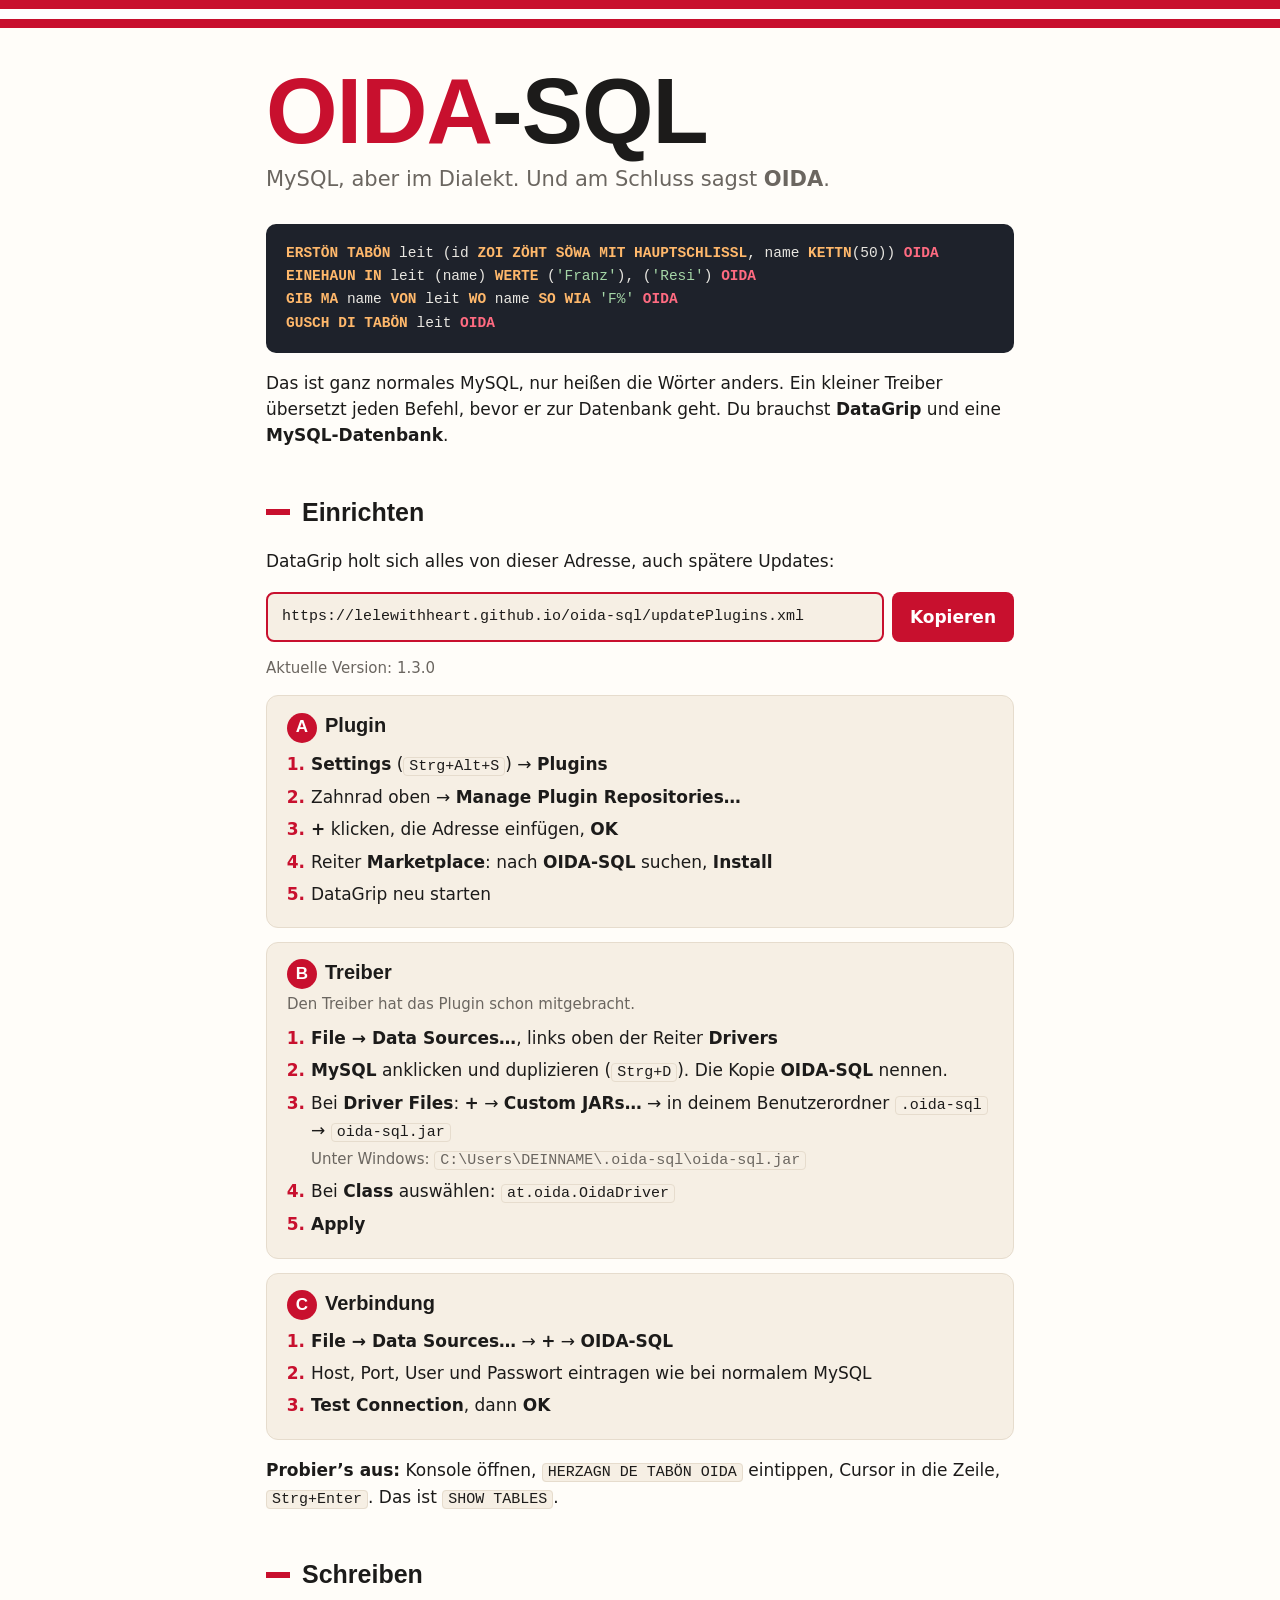
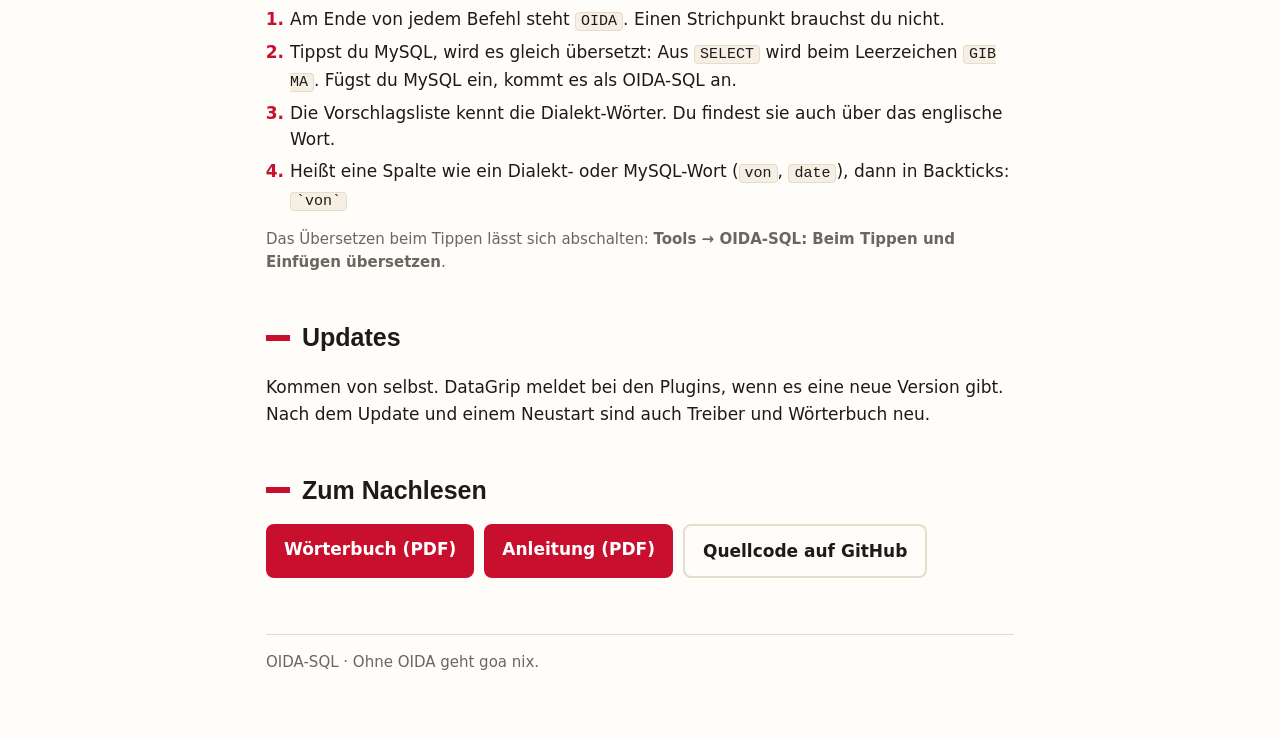
<file: docs/index.html>
<!doctype html>
<html lang="de">
<head>
<meta charset="utf-8">
<meta name="viewport" content="width=device-width, initial-scale=1">
<title>OIDA-SQL</title>
<style>
  :root { --rot: #c8102e; --tinte: #1c1b1a; --grau: #6b6660; --papier: #fffdf9; --creme: #f6efe4; --linie: #e6dccd; --code: #1e222b; }
  @media (prefers-color-scheme: dark) {
    :root { --tinte: #f1ede6; --grau: #a8a199; --papier: #17161a; --creme: #24222a; --linie: #37343f; --code: #0f0e12; }
  }
  * { box-sizing: border-box; }
  body { margin: 0; background: var(--papier); color: var(--tinte); font: 17px/1.55 "Segoe UI", system-ui, -apple-system, Arial, sans-serif; }
  .fahne { height: 28px; background: linear-gradient(to bottom, var(--rot) 0 33.3%, #fff 33.3% 66.6%, var(--rot) 66.6% 100%); }
  main { max-width: 780px; margin: 0 auto; padding: 0 16px 64px; }
  h1 { font-family: Bahnschrift, "Segoe UI Semibold", "Arial Narrow", sans-serif; font-size: clamp(54px, 13vw, 92px); line-height: .95; margin: 40px 0 8px; letter-spacing: -1px; }
  h1 span { color: var(--rot); }
  .unter { font-size: 21px; color: var(--grau); margin: 0 0 28px; }
  h2 { font-family: Bahnschrift, "Segoe UI Semibold", sans-serif; font-size: 25px; margin: 44px 0 12px; display: flex; align-items: center; gap: 12px; }
  h2::before { content: ""; width: 24px; height: 6px; background: var(--rot); flex: none; }
  pre, code, .adresse input { font-family: "Cascadia Mono", "Cascadia Code", Consolas, "Courier New", monospace; }
  pre { background: var(--code); color: #e8e6e1; border-radius: 10px; padding: 18px 20px; font-size: 14.5px; line-height: 1.6; overflow-x: auto; margin: 0; }
  pre .w { color: #ffb86b; font-weight: 600; } pre .o { color: #ff6b81; font-weight: 700; } pre .t { color: #a5d6a7; }
  code { background: var(--creme); border: 1px solid var(--linie); border-radius: 4px; padding: 0 5px; font-size: 15px; }
  .adresse { display: flex; gap: 8px; margin: 12px 0 6px; }
  .adresse input { flex: 1; min-width: 0; font-size: 15px; padding: 12px 14px; border-radius: 8px; border: 2px solid var(--rot); background: var(--creme); color: var(--tinte); }
  .adresse button, .knopf { font: inherit; font-weight: 600; cursor: pointer; border: 0; border-radius: 8px; padding: 12px 18px; background: var(--rot); color: #fff; text-decoration: none; display: inline-block; }
  .adresse button:hover, .knopf:hover { filter: brightness(1.1); }
  .adresse button:focus-visible, .knopf:focus-visible, .adresse input:focus-visible { outline: 3px solid var(--tinte); outline-offset: 2px; }
  .klein { color: var(--grau); font-size: 15px; }
  ol { padding-left: 24px; margin: 8px 0; } ol li { margin: 6px 0; } ol li::marker { color: var(--rot); font-weight: 700; }
  .schritt { background: var(--creme); border: 1px solid var(--linie); border-radius: 12px; padding: 14px 20px 12px; margin: 14px 0; }
  .schritt h3 { margin: 0 0 4px; font-family: Bahnschrift, "Segoe UI Semibold", sans-serif; font-size: 20px; }
  .schritt h3 b { display: inline-flex; width: 30px; height: 30px; border-radius: 50%; background: var(--rot); color: #fff; align-items: center; justify-content: center; margin-right: 8px; font-size: 17px; }
  .knoepfe { display: flex; flex-wrap: wrap; gap: 10px; margin: 14px 0; }
  .knopf.hell { background: transparent; color: var(--tinte); border: 2px solid var(--linie); }
  footer { margin-top: 56px; padding-top: 16px; border-top: 1px solid var(--linie); color: var(--grau); font-size: 15px; }
  a { color: var(--rot); }
</style>
</head>
<body>
<div class="fahne"></div>
<main>
  <h1><span>OIDA</span>-SQL</h1>
  <p class="unter">MySQL, aber im Dialekt. Und am Schluss sagst <b>OIDA</b>.</p>

<pre><span class="w">ERSTÖN TABÖN</span> leit (id <span class="w">ZOI ZÖHT SÖWA MIT HAUPTSCHLISSL</span>, name <span class="w">KETTN</span>(50)) <span class="o">OIDA</span>
<span class="w">EINEHAUN IN</span> leit (name) <span class="w">WERTE</span> (<span class="t">'Franz'</span>), (<span class="t">'Resi'</span>) <span class="o">OIDA</span>
<span class="w">GIB MA</span> name <span class="w">VON</span> leit <span class="w">WO</span> name <span class="w">SO WIA</span> <span class="t">'F%'</span> <span class="o">OIDA</span>
<span class="w">GUSCH DI TABÖN</span> leit <span class="o">OIDA</span></pre>

  <p>Das ist ganz normales MySQL, nur heißen die Wörter anders. Ein kleiner Treiber übersetzt jeden Befehl,
     bevor er zur Datenbank geht. Du brauchst <b>DataGrip</b> und eine <b>MySQL-Datenbank</b>.</p>

  <h2>Einrichten</h2>
  <p>DataGrip holt sich alles von dieser Adresse, auch spätere Updates:</p>
  <div class="adresse">
    <input id="adresse" type="text" readonly aria-label="Update-Adresse für DataGrip"
           value="https://lelewithheart.github.io/oida-sql/updatePlugins.xml">
    <button type="button" id="kopieren">Kopieren</button>
  </div>
  <p class="klein" id="version">Aktuelle Version wird geladen …</p>

  <div class="schritt">
    <h3><b>A</b>Plugin</h3>
    <ol>
      <li><b>Settings</b> (<code>Strg+Alt+S</code>) → <b>Plugins</b></li>
      <li>Zahnrad oben → <b>Manage Plugin Repositories…</b></li>
      <li><b>+</b> klicken, die Adresse einfügen, <b>OK</b></li>
      <li>Reiter <b>Marketplace</b>: nach <b>OIDA-SQL</b> suchen, <b>Install</b></li>
      <li>DataGrip neu starten</li>
    </ol>
  </div>

  <div class="schritt">
    <h3><b>B</b>Treiber</h3>
    <p class="klein" style="margin: 0;">Den Treiber hat das Plugin schon mitgebracht.</p>
    <ol>
      <li><b>File → Data Sources…</b>, links oben der Reiter <b>Drivers</b></li>
      <li><b>MySQL</b> anklicken und duplizieren (<code>Strg+D</code>). Die Kopie <b>OIDA-SQL</b> nennen.</li>
      <li>Bei <b>Driver Files</b>: <b>+</b> → <b>Custom JARs…</b> → in deinem Benutzerordner <code>.oida-sql</code> → <code>oida-sql.jar</code><br>
          <span class="klein">Unter Windows: <code>C:\Users\DEINNAME\.oida-sql\oida-sql.jar</code></span></li>
      <li>Bei <b>Class</b> auswählen: <code>at.oida.OidaDriver</code></li>
      <li><b>Apply</b></li>
    </ol>
  </div>

  <div class="schritt">
    <h3><b>C</b>Verbindung</h3>
    <ol>
      <li><b>File → Data Sources…</b> → <b>+</b> → <b>OIDA-SQL</b></li>
      <li>Host, Port, User und Passwort eintragen wie bei normalem MySQL</li>
      <li><b>Test Connection</b>, dann <b>OK</b></li>
    </ol>
  </div>

  <p><b>Probier’s aus:</b> Konsole öffnen, <code>HERZAGN DE TABÖN OIDA</code> eintippen, Cursor in die Zeile,
     <code>Strg+Enter</code>. Das ist <code>SHOW TABLES</code>.</p>

  <h2>Schreiben</h2>
  <ol>
    <li>Am Ende von jedem Befehl steht <code>OIDA</code>. Einen Strichpunkt brauchst du nicht.</li>
    <li>Tippst du MySQL, wird es gleich übersetzt: Aus <code>SELECT</code> wird beim Leerzeichen <code>GIB MA</code>.
        Fügst du MySQL ein, kommt es als OIDA-SQL an.</li>
    <li>Die Vorschlagsliste kennt die Dialekt-Wörter. Du findest sie auch über das englische Wort.</li>
    <li>Heißt eine Spalte wie ein Dialekt- oder MySQL-Wort (<code>von</code>, <code>date</code>), dann in Backticks: <code>`von`</code></li>
  </ol>
  <p class="klein">Das Übersetzen beim Tippen lässt sich abschalten: <b>Tools → OIDA-SQL: Beim Tippen und Einfügen übersetzen</b>.</p>

  <h2>Updates</h2>
  <p>Kommen von selbst. DataGrip meldet bei den Plugins, wenn es eine neue Version gibt.
     Nach dem Update und einem Neustart sind auch Treiber und Wörterbuch neu.</p>

  <h2>Zum Nachlesen</h2>
  <div class="knoepfe">
    <a class="knopf" href="Woerterbuch.pdf">Wörterbuch (PDF)</a>
    <a class="knopf" href="Anleitung.pdf">Anleitung (PDF)</a>
    <a class="knopf hell" href="https://github.com/lelewithheart/oida-sql">Quellcode auf GitHub</a>
  </div>

  <footer>OIDA-SQL · Ohne OIDA geht goa nix.</footer>
</main>
<script>
  document.getElementById('kopieren').addEventListener('click', function () {
    var feld = document.getElementById('adresse');
    var knopf = this;
    function fertig() { knopf.textContent = 'Kopiert'; setTimeout(function () { knopf.textContent = 'Kopieren'; }, 1800); }
    if (navigator.clipboard) { navigator.clipboard.writeText(feld.value).then(fertig, function () { feld.select(); }); }
    else { feld.select(); document.execCommand('copy'); fertig(); }
  });
  fetch('version.txt', { cache: 'no-store' }).then(function (a) { return a.ok ? a.text() : ''; }).then(function (v) {
    document.getElementById('version').textContent = v.trim() ? 'Aktuelle Version: ' + v.trim() : '';
  }).catch(function () { document.getElementById('version').textContent = ''; });
</script>
</body>
</html>
</file>
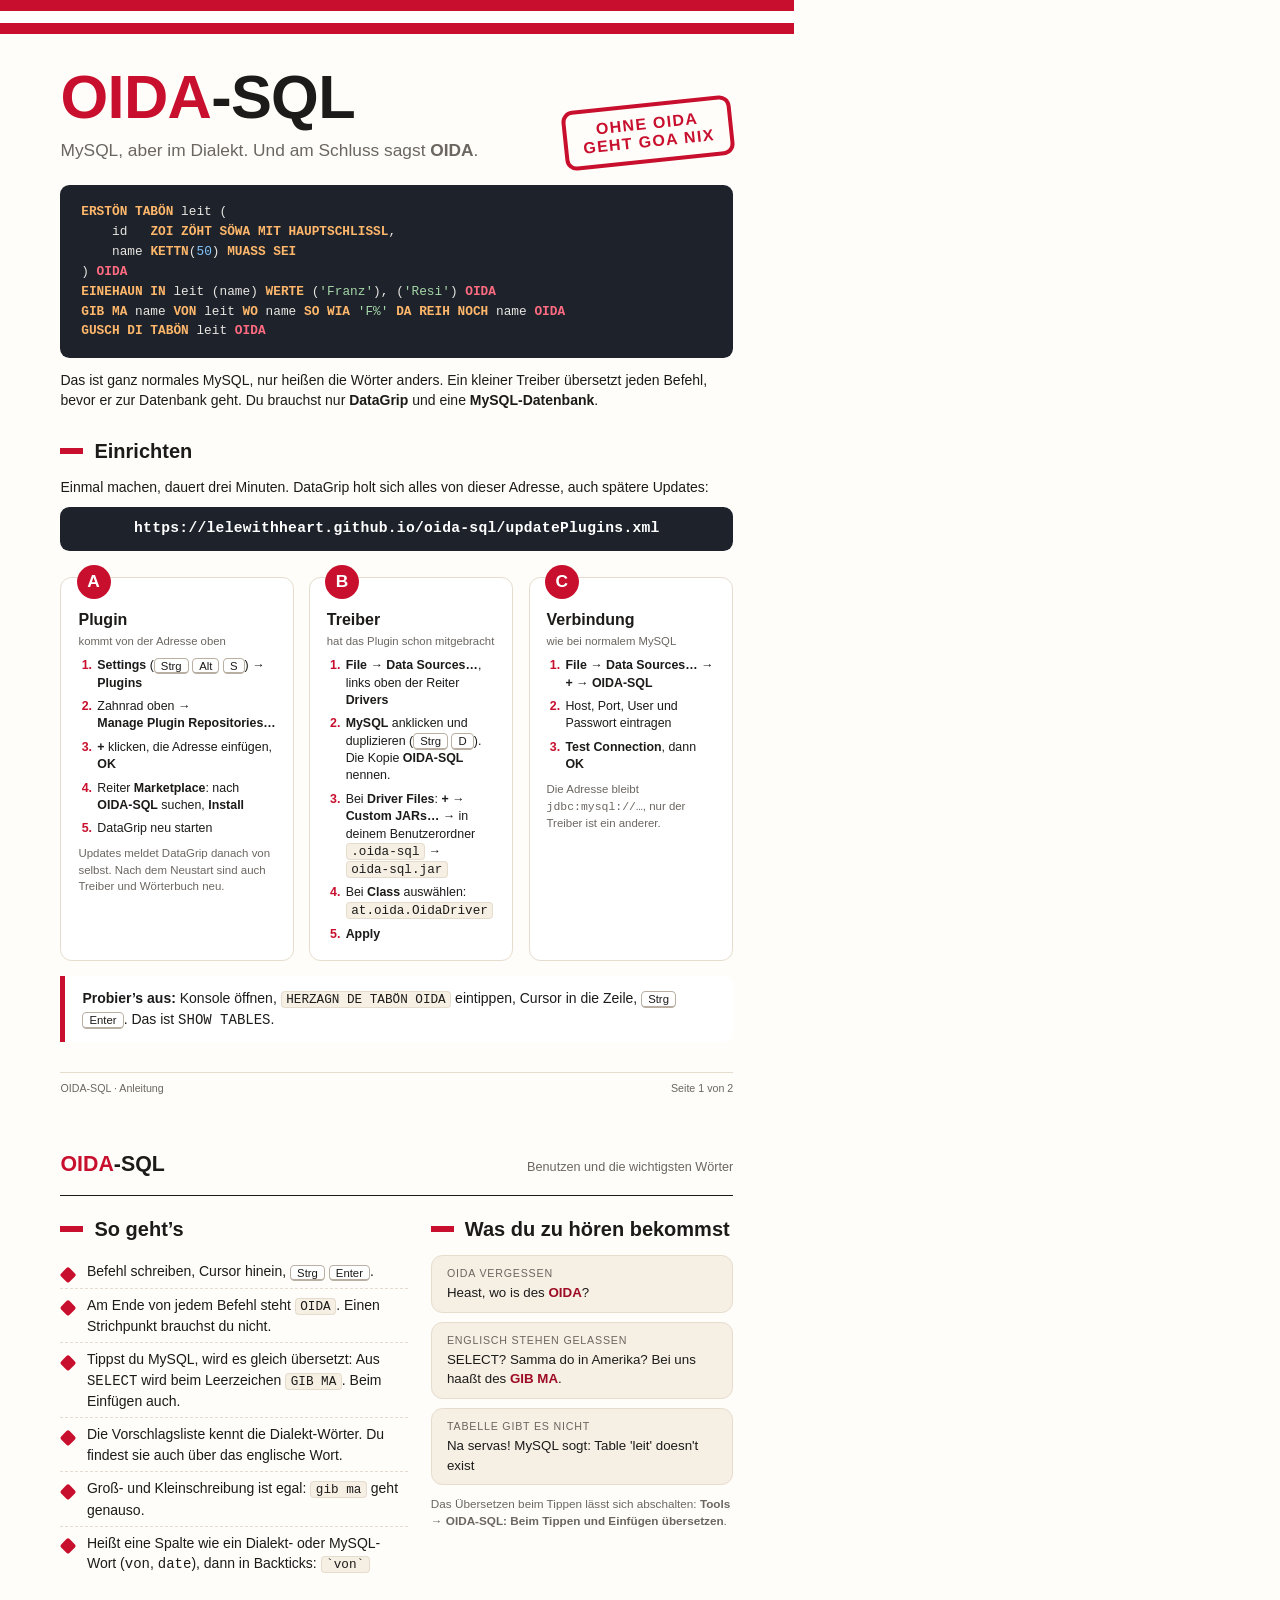
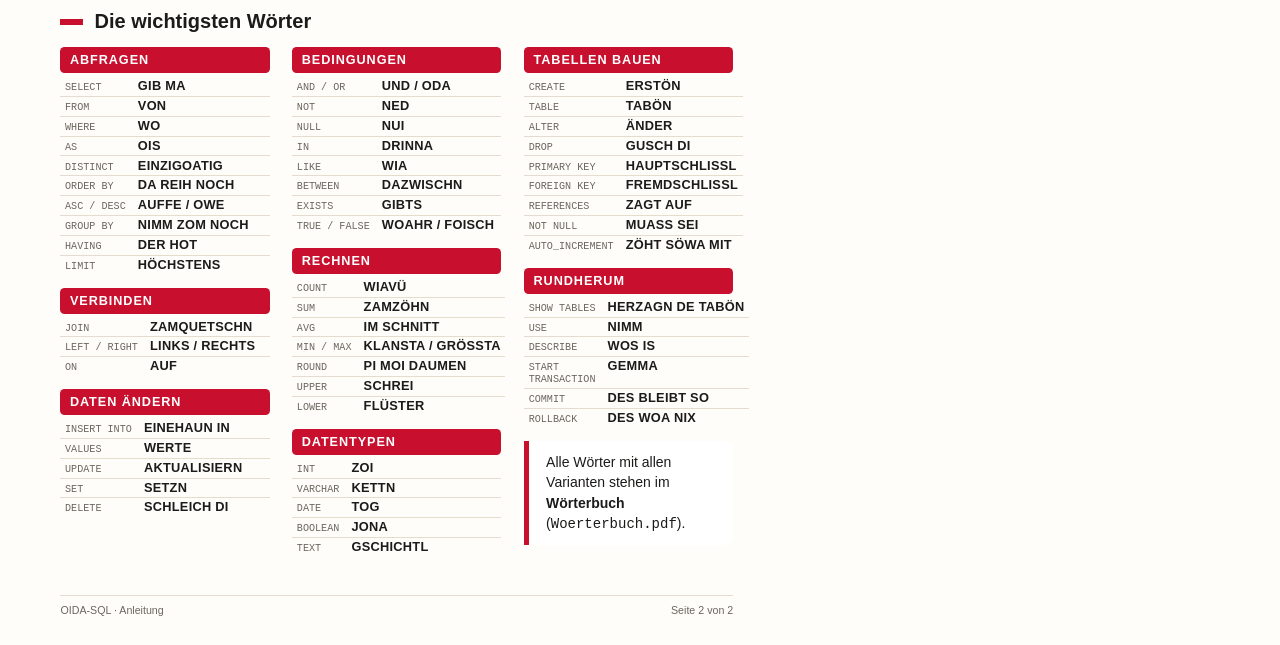
<file: doku/anleitung.html>
<!doctype html>
<html lang="de">
<head>
<meta charset="utf-8">
<title>OIDA-SQL – Anleitung</title>
<link rel="stylesheet" href="stil.css">
</head>
<body>

<!-- ===================================================== Seite 1 -->
<div class="seite">
  <div class="fahne"></div>

  <div class="kopf">
    <div>
      <h1><span>OIDA</span>-SQL</h1>
      <div class="unter">MySQL, aber im Dialekt. Und am Schluss sagst <b>OIDA</b>.</div>
    </div>
    <div class="stempel">Ohne OIDA<br>geht goa nix</div>
  </div>

<pre class="sql"><span class="w">ERSTÖN TABÖN</span> leit (
    id   <span class="w">ZOI ZÖHT SÖWA MIT HAUPTSCHLISSL</span>,
    name <span class="w">KETTN</span>(<span class="z">50</span>) <span class="w">MUASS SEI</span>
) <span class="o">OIDA</span>
<span class="w">EINEHAUN IN</span> leit (name) <span class="w">WERTE</span> (<span class="t">'Franz'</span>), (<span class="t">'Resi'</span>) <span class="o">OIDA</span>
<span class="w">GIB MA</span> name <span class="w">VON</span> leit <span class="w">WO</span> name <span class="w">SO WIA</span> <span class="t">'F%'</span> <span class="w">DA REIH NOCH</span> name <span class="o">OIDA</span>
<span class="w">GUSCH DI TABÖN</span> leit <span class="o">OIDA</span></pre>

  <p>Das ist ganz normales MySQL, nur heißen die Wörter anders. Ein kleiner Treiber übersetzt jeden Befehl,
     bevor er zur Datenbank geht. Du brauchst nur <b>DataGrip</b> und eine <b>MySQL-Datenbank</b>.</p>

  <h2>Einrichten</h2>
  <p>Einmal machen, dauert drei Minuten. DataGrip holt sich alles von dieser Adresse, auch spätere Updates:</p>
  <div class="adresse">https://lelewithheart.github.io/oida-sql/updatePlugins.xml</div>

  <div class="karten" style="margin-top: 7mm;">
    <div class="karte">
      <div class="buchstabe">A</div>
      <h3>Plugin</h3>
      <div class="datei">kommt von der Adresse oben</div>
      <ol>
        <li><span class="weg">Settings</span> (<kbd>Strg</kbd> <kbd>Alt</kbd> <kbd>S</kbd>) → <span class="weg">Plugins</span></li>
        <li>Zahnrad oben → <span class="weg">Manage Plugin Repositories…</span></li>
        <li><b>+</b> klicken, die Adresse einfügen, <span class="weg">OK</span></li>
        <li>Reiter <span class="weg">Marketplace</span>: nach <b>OIDA-SQL</b> suchen, <span class="weg">Install</span></li>
        <li>DataGrip neu starten</li>
      </ol>
      <p style="font-size: 8.6pt; color: var(--grau); margin: 2mm 0 0 0;">Updates meldet DataGrip danach von selbst.
         Nach dem Neustart sind auch Treiber und Wörterbuch neu.</p>
    </div>

    <div class="karte">
      <div class="buchstabe">B</div>
      <h3>Treiber</h3>
      <div class="datei">hat das Plugin schon mitgebracht</div>
      <ol>
        <li><span class="weg">File → Data Sources…</span>, links oben der Reiter <span class="weg">Drivers</span></li>
        <li><b>MySQL</b> anklicken und duplizieren (<kbd>Strg</kbd> <kbd>D</kbd>). Die Kopie <b>OIDA-SQL</b> nennen.</li>
        <li>Bei <span class="weg">Driver Files</span>: <b>+</b> → <span class="weg">Custom JARs…</span> → in deinem Benutzerordner
            <code>.oida-sql</code> → <code>oida-sql.jar</code></li>
        <li>Bei <span class="weg">Class</span> auswählen:<br><code>at.oida.OidaDriver</code></li>
        <li><span class="weg">Apply</span></li>
      </ol>
    </div>

    <div class="karte">
      <div class="buchstabe">C</div>
      <h3>Verbindung</h3>
      <div class="datei">wie bei normalem MySQL</div>
      <ol>
        <li><span class="weg">File → Data Sources…</span> → <b>+</b> → <b>OIDA-SQL</b></li>
        <li>Host, Port, User und Passwort eintragen</li>
        <li><span class="weg">Test Connection</span>, dann <span class="weg">OK</span></li>
      </ol>
      <p style="font-size: 8.6pt; color: var(--grau); margin: 2mm 0 0 0;">Die Adresse bleibt <span class="mono">jdbc:mysql://…</span>,
         nur der Treiber ist ein anderer.</p>
    </div>
  </div>

  <div class="hinweis">
    <b>Probier’s aus:</b> Konsole öffnen, <code>HERZAGN DE TABÖN OIDA</code> eintippen, Cursor in die Zeile,
    <kbd>Strg</kbd> <kbd>Enter</kbd>. Das ist <span class="mono">SHOW TABLES</span>.
  </div>

  <div class="fuss"><span>OIDA-SQL · Anleitung</span><span>Seite 1 von 2</span></div>
</div>

<!-- ===================================================== Seite 2 -->
<div class="seite">
  <div class="kopf-klein">
    <div class="titel"><span>OIDA</span>-SQL</div>
    <div class="rechts">Benutzen und die wichtigsten Wörter</div>
  </div>

  <div class="zwei">
    <div>
      <h2 style="margin-top: 0;">So geht’s</h2>
      <ul class="regeln">
        <li>Befehl schreiben, Cursor hinein, <kbd>Strg</kbd> <kbd>Enter</kbd>.</li>
        <li>Am Ende von jedem Befehl steht <code>OIDA</code>. Einen Strichpunkt brauchst du nicht.</li>
        <li>Tippst du MySQL, wird es gleich übersetzt: Aus <span class="mono">SELECT</span> wird beim Leerzeichen <code>GIB MA</code>. Beim Einfügen auch.</li>
        <li>Die Vorschlagsliste kennt die Dialekt-Wörter. Du findest sie auch über das englische Wort.</li>
        <li>Groß- und Kleinschreibung ist egal: <code>gib ma</code> geht genauso.</li>
        <li>Heißt eine Spalte wie ein Dialekt- oder MySQL-Wort (<span class="mono">von</span>, <span class="mono">date</span>), dann in Backticks: <code>`von`</code></li>
      </ul>
    </div>
    <div>
      <h2 style="margin-top: 0;">Was du zu hören bekommst</h2>
      <div class="blasen">
        <div class="blase"><span class="wann">OIDA vergessen</span>Heast, wo is des <b>OIDA</b>?</div>
        <div class="blase"><span class="wann">Englisch stehen gelassen</span>SELECT? Samma do in Amerika? Bei uns haaßt des <b>GIB MA</b>.</div>
        <div class="blase"><span class="wann">Tabelle gibt es nicht</span>Na servas! MySQL sogt: Table 'leit' doesn't exist</div>
      </div>
      <p style="font-size: 8.8pt; color: var(--grau); margin-top: 2.5mm;">Das Übersetzen beim Tippen lässt sich abschalten:
         <b>Tools → OIDA-SQL: Beim Tippen und Einfügen übersetzen</b>.</p>
    </div>
  </div>

  <h2>Die wichtigsten Wörter</h2>
  <div class="reihe3 spick">
<div>
    <div class="gruppe">
      <h3>Abfragen</h3>
      <table class="woerter">
        <tr><td class="en">SELECT</td><td class="oida">GIB MA</td></tr>
        <tr><td class="en">FROM</td><td class="oida">VON</td></tr>
        <tr><td class="en">WHERE</td><td class="oida">WO</td></tr>
        <tr><td class="en">AS</td><td class="oida">OIS</td></tr>
        <tr><td class="en">DISTINCT</td><td class="oida">EINZIGOATIG</td></tr>
        <tr><td class="en">ORDER BY</td><td class="oida">DA REIH NOCH</td></tr>
        <tr><td class="en">ASC / DESC</td><td class="oida">AUFFE / OWE</td></tr>
        <tr><td class="en">GROUP BY</td><td class="oida">NIMM ZOM NOCH</td></tr>
        <tr><td class="en">HAVING</td><td class="oida">DER HOT</td></tr>
        <tr><td class="en">LIMIT</td><td class="oida">HÖCHSTENS</td></tr>
      </table>
    </div>
    <div class="gruppe">
      <h3>Verbinden</h3>
      <table class="woerter">
        <tr><td class="en">JOIN</td><td class="oida">ZAMQUETSCHN</td></tr>
        <tr><td class="en">LEFT / RIGHT</td><td class="oida">LINKS / RECHTS</td></tr>
        <tr><td class="en">ON</td><td class="oida">AUF</td></tr>
      </table>
    </div>
    <div class="gruppe">
      <h3>Daten ändern</h3>
      <table class="woerter">
        <tr><td class="en">INSERT INTO</td><td class="oida">EINEHAUN IN</td></tr>
        <tr><td class="en">VALUES</td><td class="oida">WERTE</td></tr>
        <tr><td class="en">UPDATE</td><td class="oida">AKTUALISIERN</td></tr>
        <tr><td class="en">SET</td><td class="oida">SETZN</td></tr>
        <tr><td class="en">DELETE</td><td class="oida">SCHLEICH DI</td></tr>
      </table>
    </div>
</div>
<div>
    <div class="gruppe">
      <h3>Bedingungen</h3>
      <table class="woerter">
        <tr><td class="en">AND / OR</td><td class="oida">UND / ODA</td></tr>
        <tr><td class="en">NOT</td><td class="oida">NED</td></tr>
        <tr><td class="en">NULL</td><td class="oida">NUI</td></tr>
        <tr><td class="en">IN</td><td class="oida">DRINNA</td></tr>
        <tr><td class="en">LIKE</td><td class="oida">WIA</td></tr>
        <tr><td class="en">BETWEEN</td><td class="oida">DAZWISCHN</td></tr>
        <tr><td class="en">EXISTS</td><td class="oida">GIBTS</td></tr>
        <tr><td class="en">TRUE / FALSE</td><td class="oida">WOAHR / FOISCH</td></tr>
      </table>
    </div>
    <div class="gruppe">
      <h3>Rechnen</h3>
      <table class="woerter">
        <tr><td class="en">COUNT</td><td class="oida">WIAVÜ</td></tr>
        <tr><td class="en">SUM</td><td class="oida">ZAMZÖHN</td></tr>
        <tr><td class="en">AVG</td><td class="oida">IM SCHNITT</td></tr>
        <tr><td class="en">MIN / MAX</td><td class="oida">KLANSTA / GRÖSSTA</td></tr>
        <tr><td class="en">ROUND</td><td class="oida">PI MOI DAUMEN</td></tr>
        <tr><td class="en">UPPER</td><td class="oida">SCHREI</td></tr>
        <tr><td class="en">LOWER</td><td class="oida">FLÜSTER</td></tr>
      </table>
    </div>
    <div class="gruppe">
      <h3>Datentypen</h3>
      <table class="woerter">
        <tr><td class="en">INT</td><td class="oida">ZOI</td></tr>
        <tr><td class="en">VARCHAR</td><td class="oida">KETTN</td></tr>
        <tr><td class="en">DATE</td><td class="oida">TOG</td></tr>
        <tr><td class="en">BOOLEAN</td><td class="oida">JONA</td></tr>
        <tr><td class="en">TEXT</td><td class="oida">GSCHICHTL</td></tr>
      </table>
    </div>
</div>
<div>
    <div class="gruppe">
      <h3>Tabellen bauen</h3>
      <table class="woerter">
        <tr><td class="en">CREATE</td><td class="oida">ERSTÖN</td></tr>
        <tr><td class="en">TABLE</td><td class="oida">TABÖN</td></tr>
        <tr><td class="en">ALTER</td><td class="oida">ÄNDER</td></tr>
        <tr><td class="en">DROP</td><td class="oida">GUSCH DI</td></tr>
        <tr><td class="en">PRIMARY KEY</td><td class="oida">HAUPTSCHLISSL</td></tr>
        <tr><td class="en">FOREIGN KEY</td><td class="oida">FREMDSCHLISSL</td></tr>
        <tr><td class="en">REFERENCES</td><td class="oida">ZAGT AUF</td></tr>
        <tr><td class="en">NOT NULL</td><td class="oida">MUASS SEI</td></tr>
        <tr><td class="en">AUTO_INCREMENT</td><td class="oida">ZÖHT SÖWA MIT</td></tr>
      </table>
    </div>
    <div class="gruppe">
      <h3>Rundherum</h3>
      <table class="woerter">
        <tr><td class="en">SHOW TABLES</td><td class="oida">HERZAGN DE TABÖN</td></tr>
        <tr><td class="en">USE</td><td class="oida">NIMM</td></tr>
        <tr><td class="en">DESCRIBE</td><td class="oida">WOS IS</td></tr>
        <tr><td class="en um">START TRANSACTION</td><td class="oida">GEMMA</td></tr>
        <tr><td class="en">COMMIT</td><td class="oida">DES BLEIBT SO</td></tr>
        <tr><td class="en">ROLLBACK</td><td class="oida">DES WOA NIX</td></tr>
      </table>
    </div>
    <div class="hinweis" style="margin-top:1mm">Alle Wörter mit allen Varianten stehen im <b>Wörterbuch</b> (<span class="mono">Woerterbuch.pdf</span>).</div>
</div>
</div>

    <div class="fuss"><span>OIDA-SQL · Anleitung</span><span>Seite 2 von 2</span></div>
</div>

</body>
</html>
</file>
<file: doku/stil.css>
/* Gemeinsames Aussehen für Anleitung und Wörterbuch (wird mit Edge als PDF gedruckt). */
@page { size: A4; margin: 0; }

:root {
  --rot: #c8102e;
  --rot-dunkel: #9d0c24;
  --tinte: #1c1b1a;
  --grau: #6b6660;
  --papier: #fffdf9;
  --creme: #f6efe4;
  --linie: #e6dccd;
  --code-bg: #1e222b;
  --code-text: #e8e6e1;
  --code-wort: #ffb86b;
  --code-oida: #ff6b81;
  --code-text-gruen: #a5d6a7;
  --code-zahl: #82c8ff;
}

* { box-sizing: border-box; -webkit-print-color-adjust: exact; print-color-adjust: exact; }

html, body { margin: 0; padding: 0; }

body {
  font-family: "Segoe UI", "Helvetica Neue", Arial, sans-serif;
  font-size: 10.5pt;
  line-height: 1.45;
  color: var(--tinte);
  background: var(--papier);
}

.seite {
  width: 210mm;
  min-height: 297mm;
  padding: 0 16mm 14mm 16mm;
  position: relative;
  page-break-after: always;
  break-after: page;
  background: var(--papier);
}
.seite:last-child { page-break-after: auto; break-after: auto; }

/* Rot-weiß-roter Streifen ganz oben */
.fahne { height: 9mm; margin: 0 -16mm; background: linear-gradient(to bottom, var(--rot) 0 33.3%, #fff 33.3% 66.6%, var(--rot) 66.6% 100%); }

.kopf { padding: 9mm 0 6mm 0; display: flex; align-items: flex-end; justify-content: space-between; gap: 8mm; }
.kopf h1 {
  font-family: "Bahnschrift", "Segoe UI Semibold", "Arial Narrow", sans-serif;
  font-size: 46pt; line-height: 0.95; margin: 0; letter-spacing: -0.5pt; font-weight: 700;
}
.kopf h1 span { color: var(--rot); }
.kopf .unter { font-size: 13pt; color: var(--grau); margin-top: 3mm; }
.stempel {
  flex: none; border: 1.2mm solid var(--rot); color: var(--rot); border-radius: 3mm;
  padding: 2mm 4mm; font-family: "Bahnschrift", "Segoe UI Semibold", sans-serif; font-weight: 700;
  font-size: 12pt; text-transform: uppercase; letter-spacing: 1pt; transform: rotate(-6deg); text-align: center; line-height: 1.15;
}

.kopf-klein { display: flex; align-items: baseline; justify-content: space-between; padding: 7mm 0 4mm 0; border-bottom: 0.4mm solid var(--tinte); margin-bottom: 5mm; }
.kopf-klein .titel { font-family: "Bahnschrift", "Segoe UI Semibold", sans-serif; font-weight: 700; font-size: 16pt; }
.kopf-klein .titel span { color: var(--rot); }
.kopf-klein .rechts { color: var(--grau); font-size: 9.5pt; }

h2 {
  font-family: "Bahnschrift", "Segoe UI Semibold", sans-serif; font-size: 15pt; font-weight: 700;
  margin: 7mm 0 3mm 0; display: flex; align-items: center; gap: 3mm;
}
h2::before { content: ""; width: 6mm; height: 1.6mm; background: var(--rot); display: inline-block; }
h3 { font-size: 10.5pt; margin: 0 0 1.5mm 0; }
p { margin: 0 0 2.5mm 0; }

code, .mono { font-family: "Cascadia Mono", "Cascadia Code", Consolas, "Courier New", monospace; }
code { background: var(--creme); border: 0.2mm solid var(--linie); border-radius: 1mm; padding: 0 1.2mm; font-size: 9.5pt; white-space: nowrap; }
kbd {
  font-family: "Segoe UI", sans-serif; font-size: 8.5pt; background: #fff; border: 0.25mm solid #b9b0a3;
  border-bottom-width: 0.7mm; border-radius: 1.2mm; padding: 0.2mm 1.6mm; white-space: nowrap;
}
.weg { font-weight: 600; white-space: nowrap; }

/* Dunkler Code-Kasten */
pre.sql {
  font-family: "Cascadia Mono", "Cascadia Code", Consolas, monospace; font-size: 9.6pt; line-height: 1.55;
  background: var(--code-bg); color: var(--code-text); border-radius: 2.5mm; padding: 4.5mm 5.5mm; margin: 0 0 3mm 0;
  white-space: pre-wrap; break-inside: avoid;
}
pre.sql .w { color: var(--code-wort); font-weight: 600; }
pre.sql .o { color: var(--code-oida); font-weight: 700; }
pre.sql .t { color: var(--code-text-gruen); }
pre.sql .z { color: var(--code-zahl); }
pre.sql .k { color: #8b93a3; font-style: italic; }

/* Karten für die Einrichtung */
.karten { display: grid; grid-template-columns: 1fr 1fr 1fr; gap: 4mm; }
.karte { background: #fff; border: 0.3mm solid var(--linie); border-radius: 3mm; padding: 4mm 4.5mm 3mm 4.5mm; break-inside: avoid; position: relative; }
.karte .buchstabe {
  position: absolute; top: -3.5mm; left: 4mm; width: 9mm; height: 9mm; border-radius: 50%;
  background: var(--rot); color: #fff; font-family: "Bahnschrift", sans-serif; font-weight: 700; font-size: 13pt;
  display: flex; align-items: center; justify-content: center;
}
.karte h3 { margin: 4mm 0 0.5mm 0; font-size: 12pt; font-family: "Bahnschrift", "Segoe UI Semibold", sans-serif; }
.karte .datei { color: var(--grau); font-size: 8.5pt; margin-bottom: 2mm; }
.karte ol { margin: 0; padding-left: 4.5mm; font-size: 9.3pt; line-height: 1.4; }
.karte ol li { margin-bottom: 1.6mm; padding-left: 0.5mm; }
.karte ol li::marker { color: var(--rot); font-weight: 700; }

.zwei { display: grid; grid-template-columns: 1.15fr 1fr; gap: 6mm; align-items: start; }

ul.regeln { list-style: none; margin: 0; padding: 0; }
ul.regeln li { padding: 1.6mm 0 1.6mm 7mm; position: relative; border-bottom: 0.2mm dashed var(--linie); }
ul.regeln li:last-child { border-bottom: none; }
ul.regeln li::before { content: ""; position: absolute; left: 0.5mm; top: 3.6mm; width: 3.2mm; height: 3.2mm; background: var(--rot); border-radius: 0.6mm; transform: rotate(45deg); }

/* Fehlermeldungen als Sprechblasen */
.blasen { display: flex; flex-direction: column; gap: 2.5mm; }
.blase { background: var(--creme); border-radius: 3mm; padding: 2.5mm 4mm; font-size: 10pt; position: relative; border: 0.2mm solid var(--linie); break-inside: avoid; }
.blase .wann { display: block; font-size: 8pt; color: var(--grau); text-transform: uppercase; letter-spacing: 0.6pt; margin-bottom: 0.5mm; }
.blase b { color: var(--rot-dunkel); }

/* Die Update-Adresse zum Abtippen oder Kopieren */
.adresse {
  font-family: "Cascadia Mono", "Cascadia Code", Consolas, monospace; font-size: 11pt; font-weight: 600;
  background: var(--code-bg); color: #fff; border-radius: 2.5mm; padding: 3mm 5mm; text-align: center;
  letter-spacing: 0.2pt; break-inside: avoid;
}

.hinweis { background: #fff; border-left: 1.5mm solid var(--rot); padding: 3mm 4.5mm; border-radius: 0 2mm 2mm 0; margin: 4mm 0 0 0; break-inside: avoid; }

.fuss { position: absolute; left: 16mm; right: 16mm; bottom: 7mm; display: flex; justify-content: space-between; font-size: 8pt; color: var(--grau); border-top: 0.2mm solid var(--linie); padding-top: 2mm; }

/* Tabellen (Spickzettel und Wörterbuch) */
table.woerter { width: 100%; border-collapse: collapse; font-size: 9.3pt; }
table.woerter td { padding: 0.7mm 1.5mm; line-height: 1.2; vertical-align: baseline; border-bottom: 0.2mm solid var(--linie); }
table.woerter tr:last-child td { border-bottom: none; }
table.woerter td.en { font-family: "Cascadia Mono", Consolas, monospace; font-size: 8.4pt; color: var(--grau); width: 36%; white-space: nowrap; }

/* Spickzettel in der Anleitung: drei feste Spalten, etwas enger gesetzt */
.reihe3 { display: flex; gap: 6mm; align-items: flex-start; }
.reihe3 > div { flex: 1 1 0; min-width: 0; }
.spick .gruppe { margin-bottom: 3.5mm; }
.spick .gruppe h3 { font-size: 9.5pt; padding: 1mm 2.5mm; }
.spick table.woerter td { padding: 0.55mm 1.2mm; line-height: 1.15; }
/* Das Dialekt-Wort bleibt in einer Zeile. Nur besonders lange englische Einträge (Klasse "um") dürfen umbrechen. */
.spick table.woerter td.en { width: 1%; padding-right: 2mm; font-size: 7.6pt; }
.spick table.woerter td.en.um { white-space: normal; }
.spick table.woerter td.oida { font-size: 9.6pt; white-space: nowrap; }
table.woerter td.oida { font-family: "Bahnschrift", "Segoe UI Semibold", sans-serif; font-weight: 600; font-size: 10pt; letter-spacing: 0.2pt; }
table.woerter td.oida .oder { color: var(--grau); font-weight: 400; font-family: "Segoe UI", sans-serif; font-size: 8pt; padding: 0 1mm; }
table.woerter td.oida .auch { color: var(--grau); font-weight: 400; font-family: "Segoe UI", sans-serif; font-size: 7.6pt; margin-left: 1.5mm; }

.spalten { column-count: 2; column-gap: 8mm; }
.spalten-3 { column-count: 3; column-gap: 6mm; }
.gruppe { break-inside: avoid; margin: 0 0 5mm 0; }
.gruppe h3 {
  font-family: "Bahnschrift", "Segoe UI Semibold", sans-serif; font-size: 10.5pt; text-transform: uppercase; letter-spacing: 0.7pt;
  color: #fff; background: var(--rot); padding: 1.2mm 2.5mm; border-radius: 1.2mm; margin: 0 0 1mm 0;
}
.gruppe.hell h3 { background: var(--tinte); }

table.abc { width: 100%; border-collapse: collapse; font-size: 8.6pt; }
table.abc td { padding: 0.4mm 1mm; line-height: 1.2; border-bottom: 0.15mm solid var(--linie); vertical-align: baseline; }
table.abc td.oida { font-family: "Bahnschrift", "Segoe UI Semibold", sans-serif; font-weight: 600; font-size: 8.6pt; }
/* Das englische Wort darf umbrechen, damit in schmalen Spalten nichts übereinander läuft */
table.abc td.en { font-family: "Cascadia Mono", Consolas, monospace; font-size: 7.4pt; color: var(--grau); text-align: right; overflow-wrap: anywhere; }
.anfang { font-family: "Bahnschrift", sans-serif; font-weight: 700; color: var(--rot); font-size: 11.5pt; line-height: 1.2; margin: 3mm 0 0.5mm 0; break-after: avoid; }

/* Abc-Teil des Wörterbuchs: eine Zeile je Wort. Passt das englische Wort nicht mehr daneben,
   rutscht es als Ganzes in die nächste Zeile (kein Umbruch mitten im Wort). */
.abcblock { break-inside: avoid; }
.abcblock .z { display: flex; flex-wrap: wrap; justify-content: space-between; align-items: baseline; gap: 0 2mm;
  padding: 0.3mm 1mm; border-bottom: 0.15mm solid var(--linie); line-height: 1.2; }
.abcblock .o { font-family: "Bahnschrift", "Segoe UI Semibold", sans-serif; font-weight: 600; font-size: 8.3pt; }
.abcblock .e { font-family: "Cascadia Mono", Consolas, monospace; font-size: 7.2pt; color: var(--grau); white-space: nowrap; margin-left: auto; }
</file>
